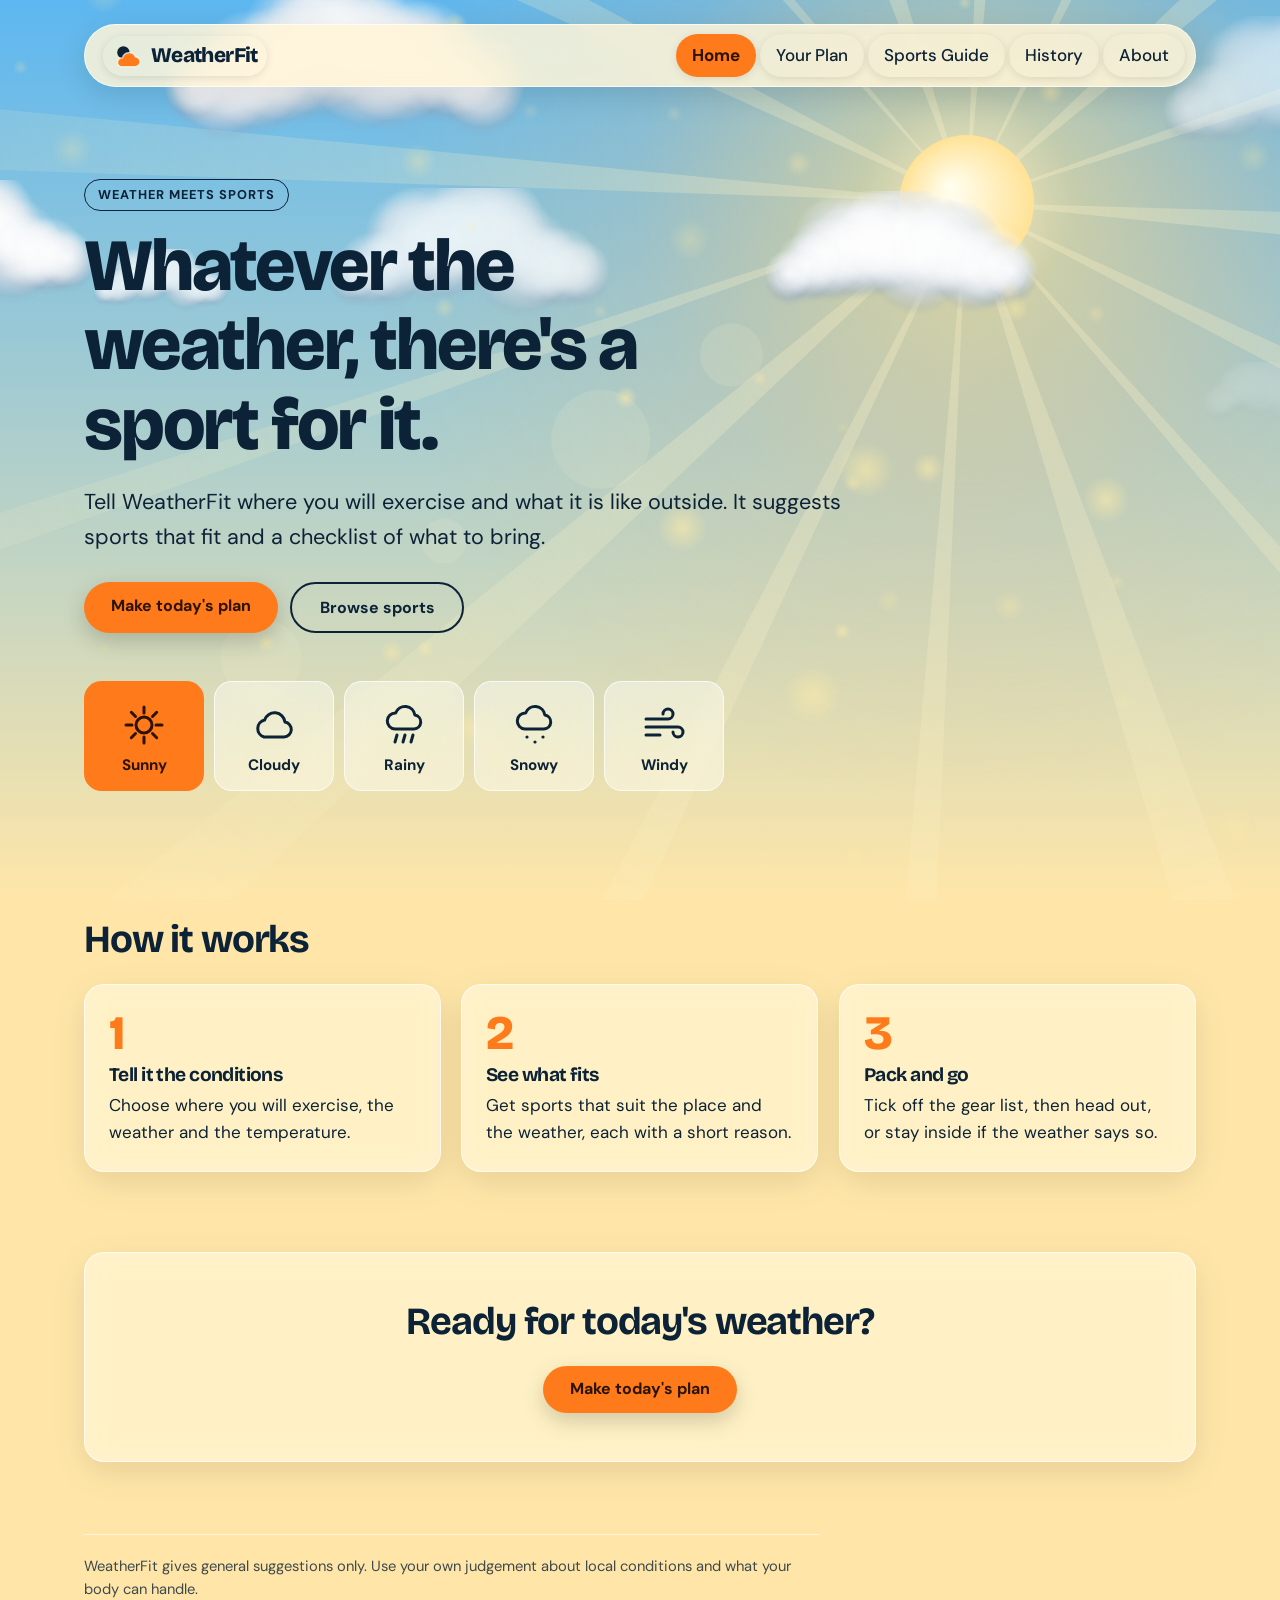
<file: index.html>
<!DOCTYPE html>
<html lang="en">
<head>
  <meta charset="UTF-8">
  <meta name="viewport" content="width=device-width, initial-scale=1.0">
  <title>WeatherFit — Weather meets sports</title>
  <meta name="description" content="Know what to play, when to go and what to bring. Get a sport, a time and a gear list for today's weather.">
  <script>try{var w=localStorage.getItem("weatherfit-weather");if(w)document.documentElement.dataset.weather=w}catch(e){}</script>

  <link rel="icon" type="image/png" sizes="32x32" href="favicon-32.png">
  <link rel="apple-touch-icon" sizes="180x180" href="apple-touch-icon.png">

  <meta property="og:type" content="website">
  <meta property="og:site_name" content="WeatherFit">
  <meta property="og:title" content="WeatherFit — Weather meets sports">
  <meta property="og:description" content="Know what to play, when to go and what to bring. Get a sport, a time and a gear list for today's weather.">
  <meta property="og:url" content="https://lijiaze106.github.io/weatherfit/">
  <meta property="og:image" content="https://lijiaze106.github.io/weatherfit/og-image.jpg">
  <meta property="og:image:width" content="1200">
  <meta property="og:image:height" content="630">
  <meta property="og:image:alt" content="WeatherFit: weather meets sports">
  <meta name="twitter:card" content="summary_large_image">
  <meta name="twitter:title" content="WeatherFit — Weather meets sports">
  <meta name="twitter:description" content="Know what to play, when to go and what to bring. Get a sport, a time and a gear list for today's weather.">
  <meta name="twitter:image" content="https://lijiaze106.github.io/weatherfit/og-image.jpg">

  <link rel="stylesheet" href="styles.css">
  <link rel="stylesheet" href="index.css">
</head>
<body>
  <header id="site-header"></header>

  <main>
    <section class="hero">
      <p class="eyebrow">Weather meets sports</p>
      <h1>Whatever the weather, there's a sport for it.</h1>
      <p class="lead">Tell WeatherFit where you will exercise and what it is like outside. It suggests sports that fit and a checklist of what to bring.</p>

      <div class="hero-actions">
        <a class="btn" href="plan.html">Make today's plan</a>
        <a class="btn ghost" href="sports.html">Browse sports</a>
      </div>

      <div class="picker" role="group" aria-label="Choose a weather">
        <div class="wx-row">
          <button type="button" class="wx tilt" data-weather="sunny" aria-pressed="false"><span class="wx-icon" data-wx-icon="sunny"></span><span class="wx-name">Sunny</span></button>
          <button type="button" class="wx tilt" data-weather="cloudy" aria-pressed="false"><span class="wx-icon" data-wx-icon="cloudy"></span><span class="wx-name">Cloudy</span></button>
          <button type="button" class="wx tilt" data-weather="rainy" aria-pressed="false"><span class="wx-icon" data-wx-icon="rainy"></span><span class="wx-name">Rainy</span></button>
          <button type="button" class="wx tilt" data-weather="snowy" aria-pressed="false"><span class="wx-icon" data-wx-icon="snowy"></span><span class="wx-name">Snowy</span></button>
          <button type="button" class="wx tilt" data-weather="windy" aria-pressed="false"><span class="wx-icon" data-wx-icon="windy"></span><span class="wx-name">Windy</span></button>
        </div>
      </div>
    </section>

    <section class="how" aria-labelledby="how-title">
      <h2 id="how-title">How it works</h2>
      <ol class="steps">
        <li class="panel tilt reveal">
          <span class="step-no">1</span>
          <h3>Tell it the conditions</h3>
          <p>Choose where you will exercise, the weather and the temperature.</p>
        </li>
        <li class="panel tilt reveal">
          <span class="step-no">2</span>
          <h3>See what fits</h3>
          <p>Get sports that suit the place and the weather, each with a short reason.</p>
        </li>
        <li class="panel tilt reveal">
          <span class="step-no">3</span>
          <h3>Pack and go</h3>
          <p>Tick off the gear list, then head out, or stay inside if the weather says so.</p>
        </li>
      </ol>
    </section>

    <section class="closing panel reveal">
      <h2>Ready for today's weather?</h2>
      <a class="btn" href="plan.html">Make today's plan</a>
    </section>
  </main>

  <footer id="site-footer"></footer>

  <script src="nav.js"></script>
  <script src="sky.js"></script>
  <script src="effects.js"></script>
  <script src="index.js"></script>
</body>
</html>
</file>
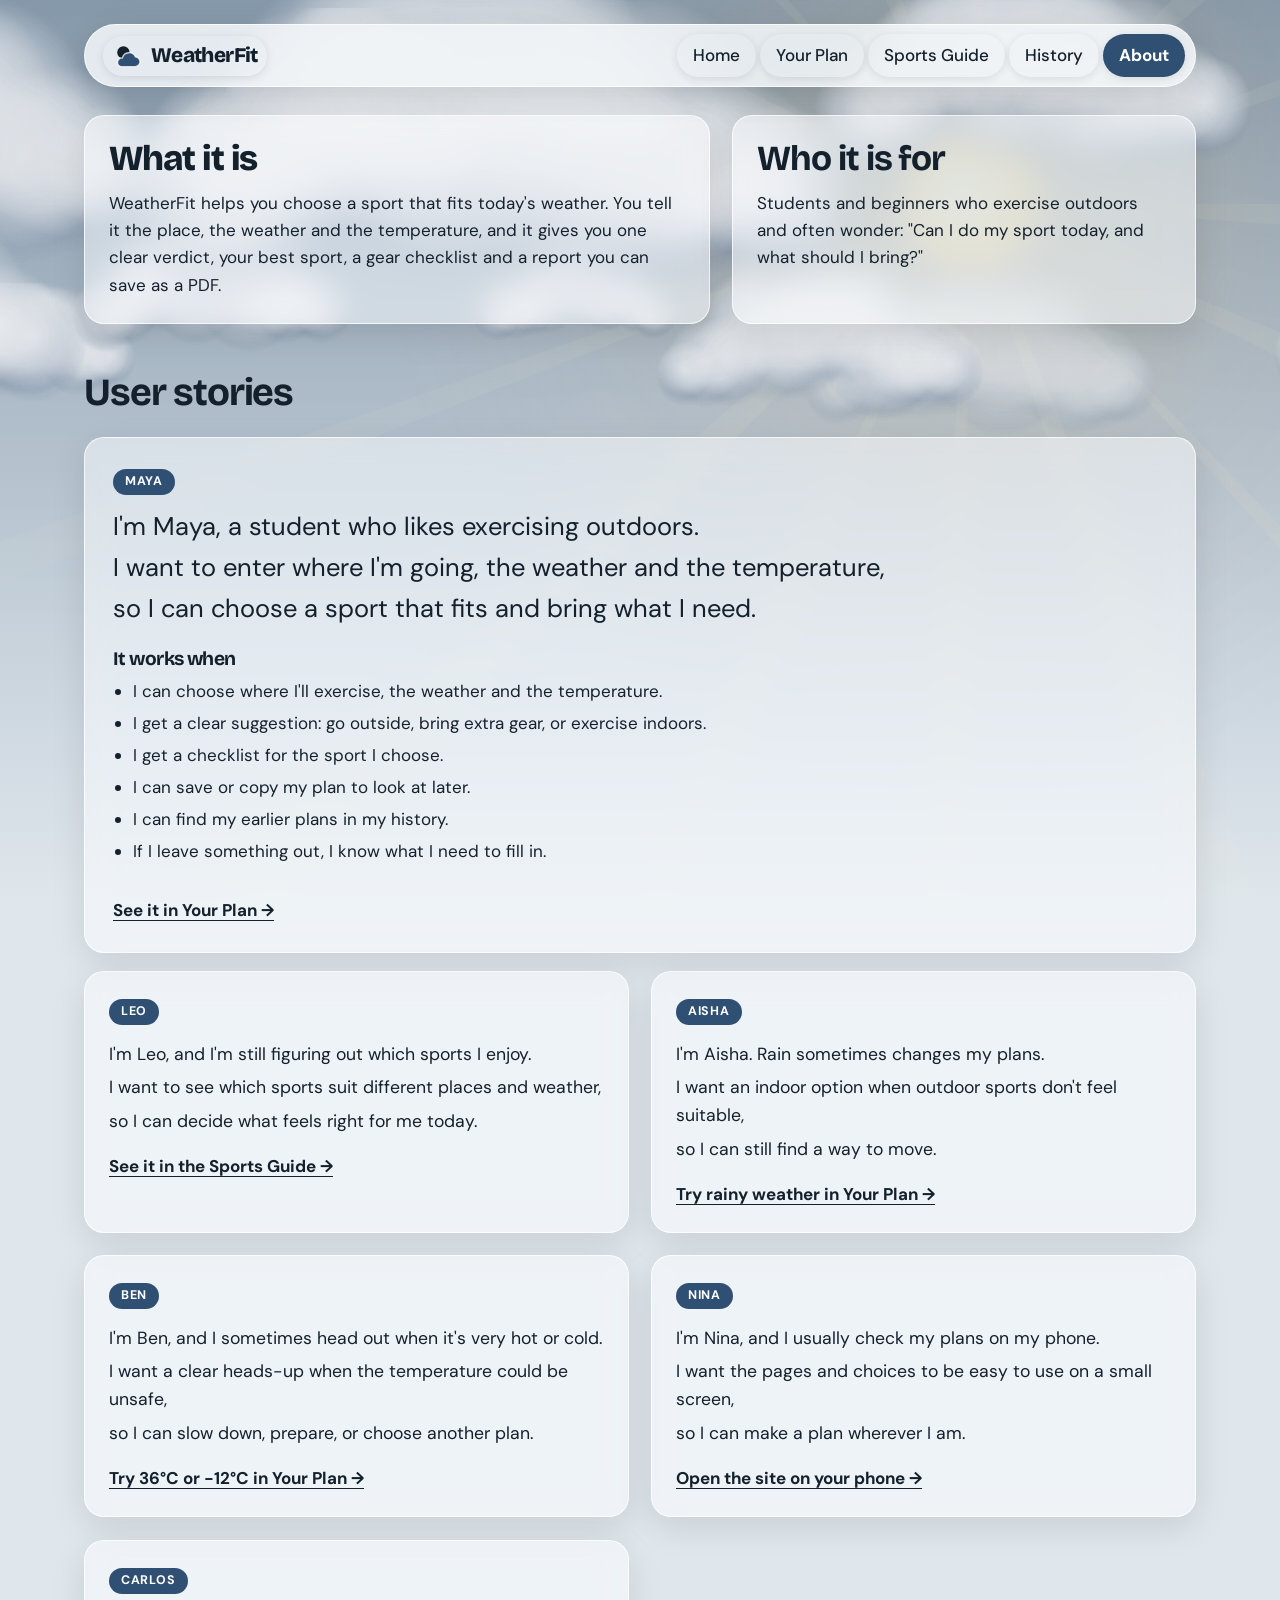
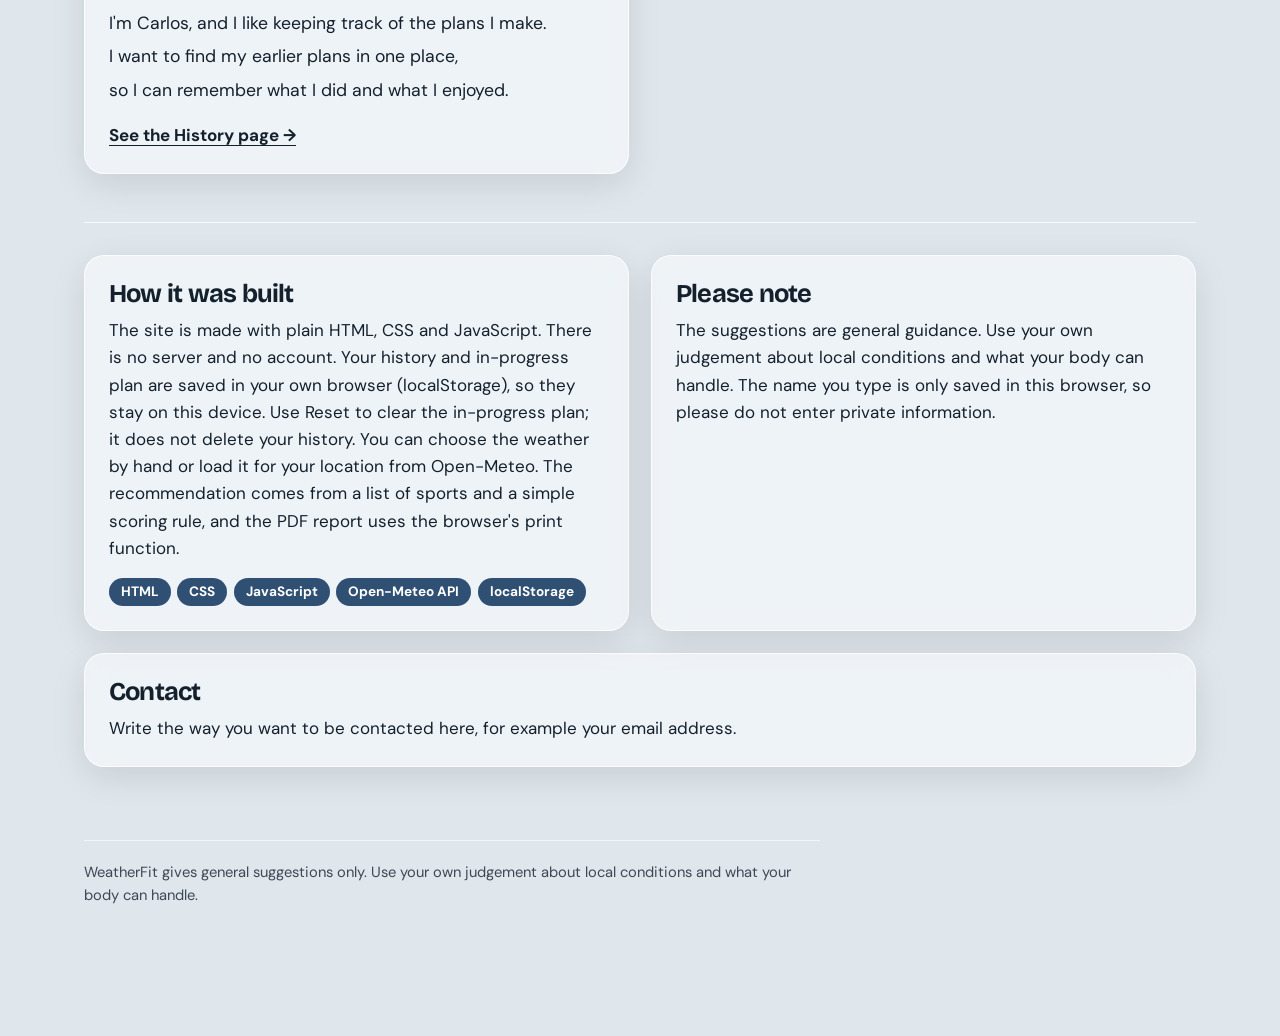
<file: about.html>
<!DOCTYPE html>
<html lang="en">
<head>
  <meta charset="UTF-8">
  <meta name="viewport" content="width=device-width, initial-scale=1.0">
  <title>About – WeatherFit</title>
  <meta name="description" content="What WeatherFit is, who it is for, the user stories behind it and how it was built.">
  <script>try{var w=localStorage.getItem("weatherfit-weather");if(w)document.documentElement.dataset.weather=w}catch(e){}</script>
  <link rel="icon" type="image/png" sizes="32x32" href="favicon-32.png">
    <link rel="apple-touch-icon" sizes="180x180" href="apple-touch-icon.png">

  <link rel="stylesheet" href="styles.css">
  <link rel="stylesheet" href="about.css">
</head>
<body>
  <header id="site-header"></header>

  <main>
    <section class="about-overview" aria-label="WeatherFit overview">
      <section class="panel tilt reveal">
        <h1>What it is</h1>
        <p>WeatherFit helps you choose a sport that fits today's weather. You tell it the place, the weather and the temperature, and it gives you one clear verdict, your best sport, a gear checklist and a report you can save as a PDF.</p>
      </section>

      <section class="panel tilt reveal">
        <h2>Who it is for</h2>
        <p>Students and beginners who exercise outdoors and often wonder: "Can I do my sport today, and what should I bring?"</p>
      </section>
    </section>

    <section class="stories" aria-labelledby="stories-title">
      <div class="stories-heading">
        <h2 id="stories-title">User stories</h2>
      </div>

      <article class="story story-main panel tilt reveal">
        <p class="story-tag">Maya</p>
        <p class="story-line">I'm Maya, a student who likes exercising outdoors.</p>
        <p class="story-line">I want to enter where I'm going, the weather and the temperature,</p>
        <p class="story-line">so I can choose a sport that fits and bring what I need.</p>

        <h3>It works when</h3>
        <ul class="criteria">
          <li>I can choose where I'll exercise, the weather and the temperature.</li>
          <li>I get a clear suggestion: go outside, bring extra gear, or exercise indoors.</li>
          <li>I get a checklist for the sport I choose.</li>
          <li>I can save or copy my plan to look at later.</li>
          <li>I can find my earlier plans in my history.</li>
          <li>If I leave something out, I know what I need to fill in.</li>
        </ul>
        <a class="story-link" href="plan.html">See it in Your Plan <span aria-hidden="true">→</span></a>
      </article>

      <div class="story-grid">
        <article class="story panel tilt reveal">
          <p class="story-tag">Leo</p>
          <p class="story-line">I'm Leo, and I'm still figuring out which sports I enjoy.</p>
          <p class="story-line">I want to see which sports suit different places and weather,</p>
          <p class="story-line">so I can decide what feels right for me today.</p>
          <a class="story-link" href="sports.html">See it in the Sports Guide <span aria-hidden="true">→</span></a>
        </article>

        <article class="story panel tilt reveal">
          <p class="story-tag">Aisha</p>
          <p class="story-line">I'm Aisha. Rain sometimes changes my plans.</p>
          <p class="story-line">I want an indoor option when outdoor sports don't feel suitable,</p>
          <p class="story-line">so I can still find a way to move.</p>
          <a class="story-link" href="plan.html">Try rainy weather in Your Plan <span aria-hidden="true">→</span></a>
        </article>

        <article class="story panel tilt reveal">
          <p class="story-tag">Ben</p>
          <p class="story-line">I'm Ben, and I sometimes head out when it's very hot or cold.</p>
          <p class="story-line">I want a clear heads-up when the temperature could be unsafe,</p>
          <p class="story-line">so I can slow down, prepare, or choose another plan.</p>
          <a class="story-link" href="plan.html">Try 36°C or -12°C in Your Plan <span aria-hidden="true">→</span></a>
        </article>

        <article class="story panel tilt reveal">
          <p class="story-tag">Nina</p>
          <p class="story-line">I'm Nina, and I usually check my plans on my phone.</p>
          <p class="story-line">I want the pages and choices to be easy to use on a small screen,</p>
          <p class="story-line">so I can make a plan wherever I am.</p>
          <a class="story-link" href="index.html">Open the site on your phone <span aria-hidden="true">→</span></a>
        </article>

        <article class="story panel tilt reveal">
          <p class="story-tag">Carlos</p>
          <p class="story-line">I'm Carlos, and I like keeping track of the plans I make.</p>
          <p class="story-line">I want to find my earlier plans in one place,</p>
          <p class="story-line">so I can remember what I did and what I enjoyed.</p>
          <a class="story-link" href="history.html">See the History page <span aria-hidden="true">→</span></a>
        </article>
      </div>
    </section>

    <section class="about-details" aria-label="More about WeatherFit">
      <div class="about-grid">
      <section class="panel tilt reveal">
        <h2>How it was built</h2>
        <p>The site is made with plain HTML, CSS and JavaScript. There is no server and no account. Your history and in-progress plan are saved in your own browser (localStorage), so they stay on this device. Use Reset to clear the in-progress plan; it does not delete your history. You can choose the weather by hand or load it for your location from Open-Meteo. The recommendation comes from a list of sports and a simple scoring rule, and the PDF report uses the browser's print function.</p>
        <p class="tags"><span>HTML</span><span>CSS</span><span>JavaScript</span><span>Open-Meteo API</span><span>localStorage</span></p>
      </section>

      <section class="panel tilt reveal">
        <h2>Please note</h2>
        <p>The suggestions are general guidance. Use your own judgement about local conditions and what your body can handle. The name you type is only saved in this browser, so please do not enter private information.</p>
      </section>

      <section class="panel tilt reveal wide">
        <h2>Contact</h2>
        <p>Write the way you want to be contacted here, for example your email address.</p>
      </section>
      </div>
    </section>
  </main>

  <footer id="site-footer"></footer>

  <script src="nav.js"></script>
  <script src="sky.js"></script>
  <script src="effects.js"></script>
</body>
</html>
</file>
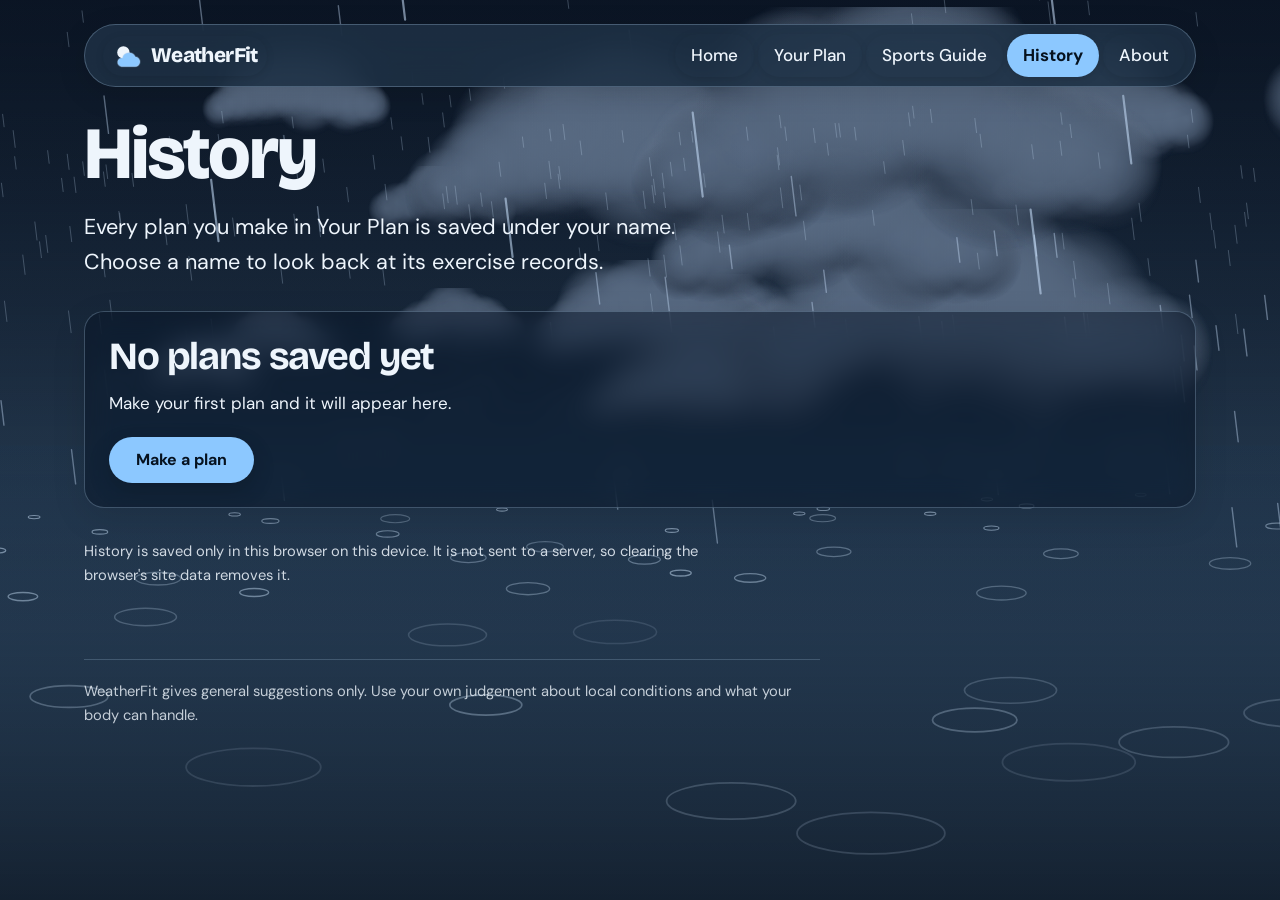
<file: history.html>
<!DOCTYPE html>
<html lang="en">
<head>
  <meta charset="UTF-8">
  <meta name="viewport" content="width=device-width, initial-scale=1.0">
  <title>History – WeatherFit</title>
  <meta name="description" content="Look back at the plans saved under your name: sports, places, weather and how often you exercised.">
  <script>try{var w=localStorage.getItem("weatherfit-weather");if(w)document.documentElement.dataset.weather=w}catch(e){}</script>
  <link rel="icon" type="image/png" sizes="32x32" href="favicon-32.png">
    <link rel="apple-touch-icon" sizes="180x180" href="apple-touch-icon.png">
  <link rel="stylesheet" href="styles.css">
  <link rel="stylesheet" href="history.css">
</head>
<body>
  <header id="site-header"></header>

  <main>
    <h1>History</h1>
    <p class="lead">Every plan you make in Your Plan is saved under your name. Choose a name to look back at its exercise records.</p>

    <div id="history-empty" class="panel empty" hidden>
      <h2>No plans saved yet</h2>
      <p>Make your first plan and it will appear here.</p>
      <a class="btn" href="plan.html">Make a plan</a>
    </div>

    <div id="history-content">
      <section class="panel filter" aria-label="Choose a person">
        <label class="field-label" for="who">Whose history?</label>
        <select id="who" class="text-input"></select>
      </section>

      <ul class="stats" aria-label="Summary">
        <li class="panel"><span class="stat-value" id="stat-count">0</span><span class="stat-label">Plans saved</span></li>
        <li class="panel"><span class="stat-value" id="stat-sport">–</span><span class="stat-label">Most picked sport</span></li>
        <li class="panel"><span class="stat-value" id="stat-last">–</span><span class="stat-label">Latest plan</span></li>
      </ul>

      <h2 class="list-title">Exercise records</h2>
      <ul id="history-list" class="records"></ul>

      <div class="actions">
        <button class="btn ghost" type="button" id="export-csv">Download CSV</button>
        <button class="btn ghost danger" type="button" id="delete-shown">Delete these records</button>
      </div>
      <p id="history-status" class="status" role="status"></p>
    </div>

    <p class="note">History is saved only in this browser on this device. It is not sent to a server, so clearing the browser's site data removes it.</p>
  </main>

  <footer id="site-footer"></footer>

  <script src="nav.js"></script>
  <script src="sky.js"></script>
  <script src="effects.js"></script>
  <script src="data.js"></script>
  <script src="store.js"></script>
  <script src="history.js"></script>
</body>
</html>
</file>
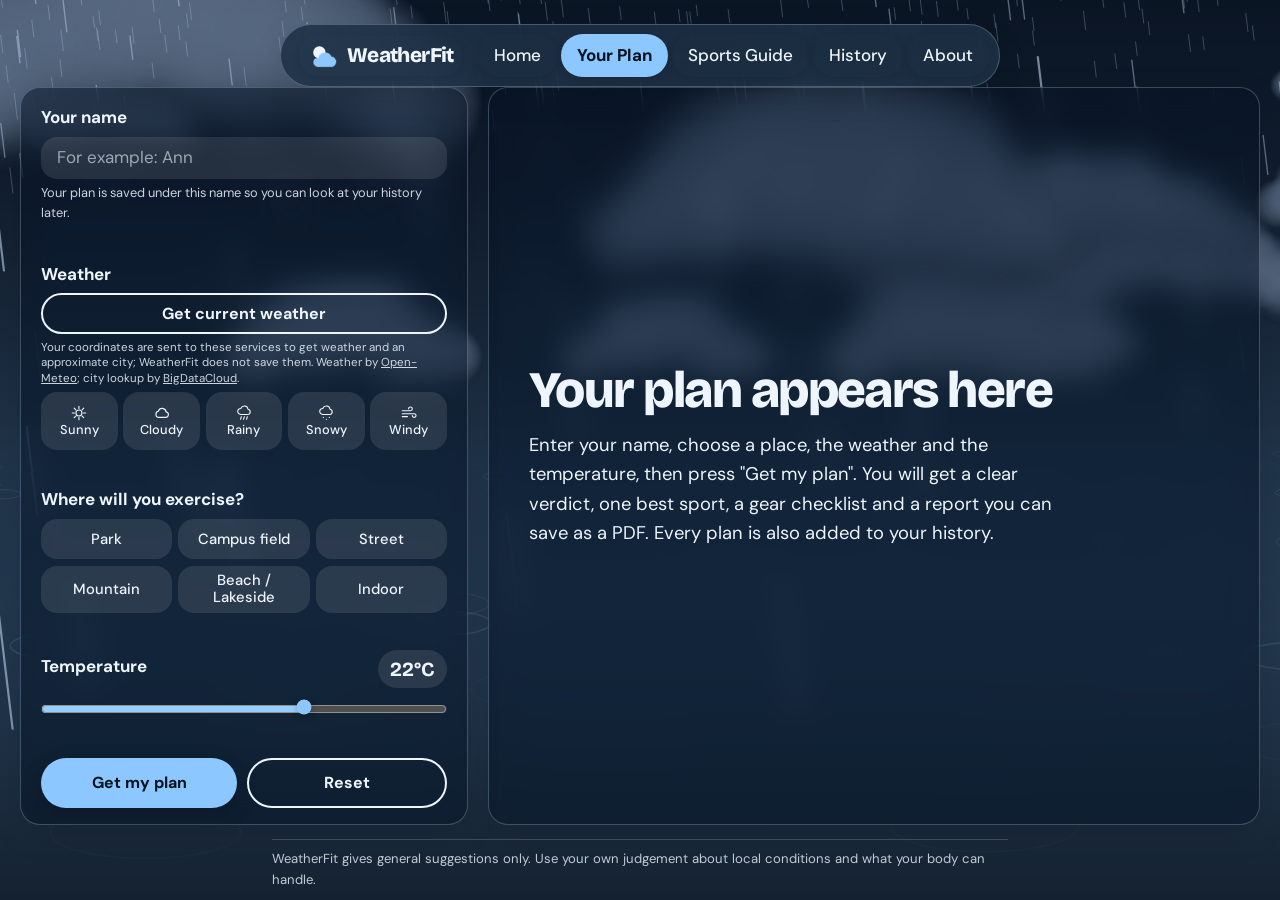
<file: plan.html>
<!DOCTYPE html>
<html lang="en">
<head>
  <meta charset="UTF-8">
  <meta name="viewport" content="width=device-width, initial-scale=1.0">
  <title>Your Plan – WeatherFit</title>
  <meta name="description" content="Choose where you will exercise, the weather and the temperature to get one clear recommendation, a gear checklist and a report you can save.">
  <script>try{var w=localStorage.getItem("weatherfit-weather");if(w)document.documentElement.dataset.weather=w}catch(e){}</script>
  <link rel="icon" type="image/png" sizes="32x32" href="favicon-32.png">
    <link rel="apple-touch-icon" sizes="180x180" href="apple-touch-icon.png">

  <link rel="stylesheet" href="styles.css">
  <link rel="stylesheet" href="plan.css">
</head>
<body class="plan-page">
  <header id="site-header"></header>

  <main>
    <div class="plan-grid">
      <section id="plan-intro" class="panel plan-intro" aria-labelledby="plan-intro-title">
        <h1 id="plan-intro-title">Your plan appears here</h1>
        <p>Enter your name, choose a place, the weather and the temperature, then press "Get my plan". You will get a clear verdict, one best sport, a gear checklist and a report you can save as a PDF. Every plan is also added to your history.</p>
      </section>

      <form id="plan-form" class="panel" novalidate>
        <div class="group name-group" id="name-group">
          <label class="field-label" for="name">Your name</label>
          <input class="text-input" type="text" id="name" name="name" maxlength="30" autocomplete="nickname" placeholder="For example: Ann" aria-describedby="name-hint name-error">
          <p class="hint" id="name-hint">Your plan is saved under this name so you can look at your history later.</p>
          <p class="error" id="name-error" role="alert"></p>
        </div>

        <fieldset id="weather-group" class="group">
          <legend>Weather</legend>
          <button class="btn ghost" id="get-weather" type="button">Get current weather</button>
          <p class="weather-note">Your coordinates are sent to these services to get weather and an approximate city; WeatherFit does not save them. Weather by <a href="https://open-meteo.com/" target="_blank" rel="noopener noreferrer">Open-Meteo</a>; city lookup by <a href="https://www.bigdatacloud.com/" target="_blank" rel="noopener noreferrer">BigDataCloud</a>.</p>
          <p id="weather-city" class="weather-city" hidden></p>
          <p id="weather-status" role="status"></p>
          <div class="choices">
            <label class="choice"><input type="radio" name="weather" value="sunny"><span><i class="wx-icon" data-wx-icon="sunny"></i>Sunny</span></label>
            <label class="choice"><input type="radio" name="weather" value="cloudy"><span><i class="wx-icon" data-wx-icon="cloudy"></i>Cloudy</span></label>
            <label class="choice"><input type="radio" name="weather" value="rainy"><span><i class="wx-icon" data-wx-icon="rainy"></i>Rainy</span></label>
            <label class="choice"><input type="radio" name="weather" value="snowy"><span><i class="wx-icon" data-wx-icon="snowy"></i>Snowy</span></label>
            <label class="choice"><input type="radio" name="weather" value="windy"><span><i class="wx-icon" data-wx-icon="windy"></i>Windy</span></label>
          </div>
          <p class="error" id="weather-error" role="alert"></p>
        </fieldset>

        <fieldset id="place-group" class="group">
          <legend>Where will you exercise?</legend>
          <div class="choices">
            <label class="choice"><input type="radio" name="place" value="park"><span>Park</span></label>
            <label class="choice"><input type="radio" name="place" value="campus"><span>Campus field</span></label>
            <label class="choice"><input type="radio" name="place" value="street"><span>Street</span></label>
            <label class="choice"><input type="radio" name="place" value="mountain"><span>Mountain</span></label>
            <label class="choice"><input type="radio" name="place" value="lake"><span>Beach / Lakeside</span></label>
            <label class="choice"><input type="radio" name="place" value="indoor"><span>Indoor</span></label>
          </div>
          <p class="error" id="place-error" role="alert"></p>
        </fieldset>

        <div class="group temp-group" id="temp-group">
          <div class="temp-row">
            <label class="field-label" for="temp">Temperature</label>
            <output class="temp-value" id="temp-value" for="temp">22°C</output>
          </div>
          <input type="range" id="temp" name="temp" min="-50" max="60" step="1" value="22" aria-describedby="temp-error">
          <p class="error" id="temp-error" role="alert"></p>
        </div>

        <div class="form-actions">
          <button class="btn" type="submit">Get my plan</button>
          <button class="btn ghost" type="button" id="reset-plan">Reset</button>
        </div>
        <p id="draft-status" class="save-status" role="status"></p>
      </form>

      <section id="plan-result" class="panel result-grid" aria-live="polite" hidden>
        <p class="print-only report-head">WeatherFit report · <span id="report-name"></span> · <span id="report-date"></span></p>

        <div class="res-head">
          <h2 id="result-title">Your plan</h2>
          <div id="result-summary" class="pills"></div>
        </div>

        <div class="res-verdict">
          <div id="verdict" class="verdict" data-level="">
            <p class="verdict-label" id="verdict-label"></p>
            <p class="verdict-text" id="verdict-text"></p>
          </div>
          <p id="result-warning" class="warning" hidden></p>
        </div>

        <div class="res-best">
          <h3>Your best pick</h3>
          <div id="best-pick" class="best-pick">
            <div class="sport-head">
              <strong id="best-name"></strong>
              <span class="badge" id="best-badge"></span>
            </div>
            <div class="score">
              <span id="best-score-text"></span>
              <span class="meter" aria-hidden="true"><span id="best-meter"></span></span>
            </div>
            <ul id="best-why" class="why"></ul>
            <p id="best-note" class="tip"></p>
          </div>
        </div>

        <div class="res-other">
          <h3>Other options</h3>
          <ul id="sports-result" class="sports-list"></ul>
        </div>

        <div class="res-gear">
          <h3>Gear checklist for your best pick</h3>
          <ul id="gear-result" class="checklist"></ul>
        </div>

        <div class="res-actions no-print">
          <div class="actions">
            <button class="btn" type="button" id="save-pdf">Save as PDF</button>
            <button class="btn ghost" type="button" id="copy-plan">Copy summary</button>
            <button class="btn ghost" type="button" id="start-over">Start over</button>
          </div>
          <p id="save-status" class="save-status"></p>
          <p id="action-status" class="action-status" role="status"></p>
        </div>
      </section>
    </div>
  </main>

  <footer id="site-footer"></footer>

  <dialog id="missing-dialog" class="missing-dialog" aria-labelledby="missing-title">
    <div class="missing-head">
      <span class="missing-icon" aria-hidden="true">!</span>
      <h2 id="missing-title">Your plan is not ready yet</h2>
    </div>
    <p class="missing-lead">Please fill in the following before getting your plan:</p>
    <ul id="missing-list" class="missing-list"></ul>
    <button class="btn" type="button" id="missing-ok">OK, I'll fill it in</button>
  </dialog>

  <script src="nav.js"></script>
  <script src="sky.js"></script>
  <script src="effects.js"></script>
  <script src="data.js"></script>
  <script src="store.js"></script>
  <script src="plan.js"></script>
</body>
</html>
</file>
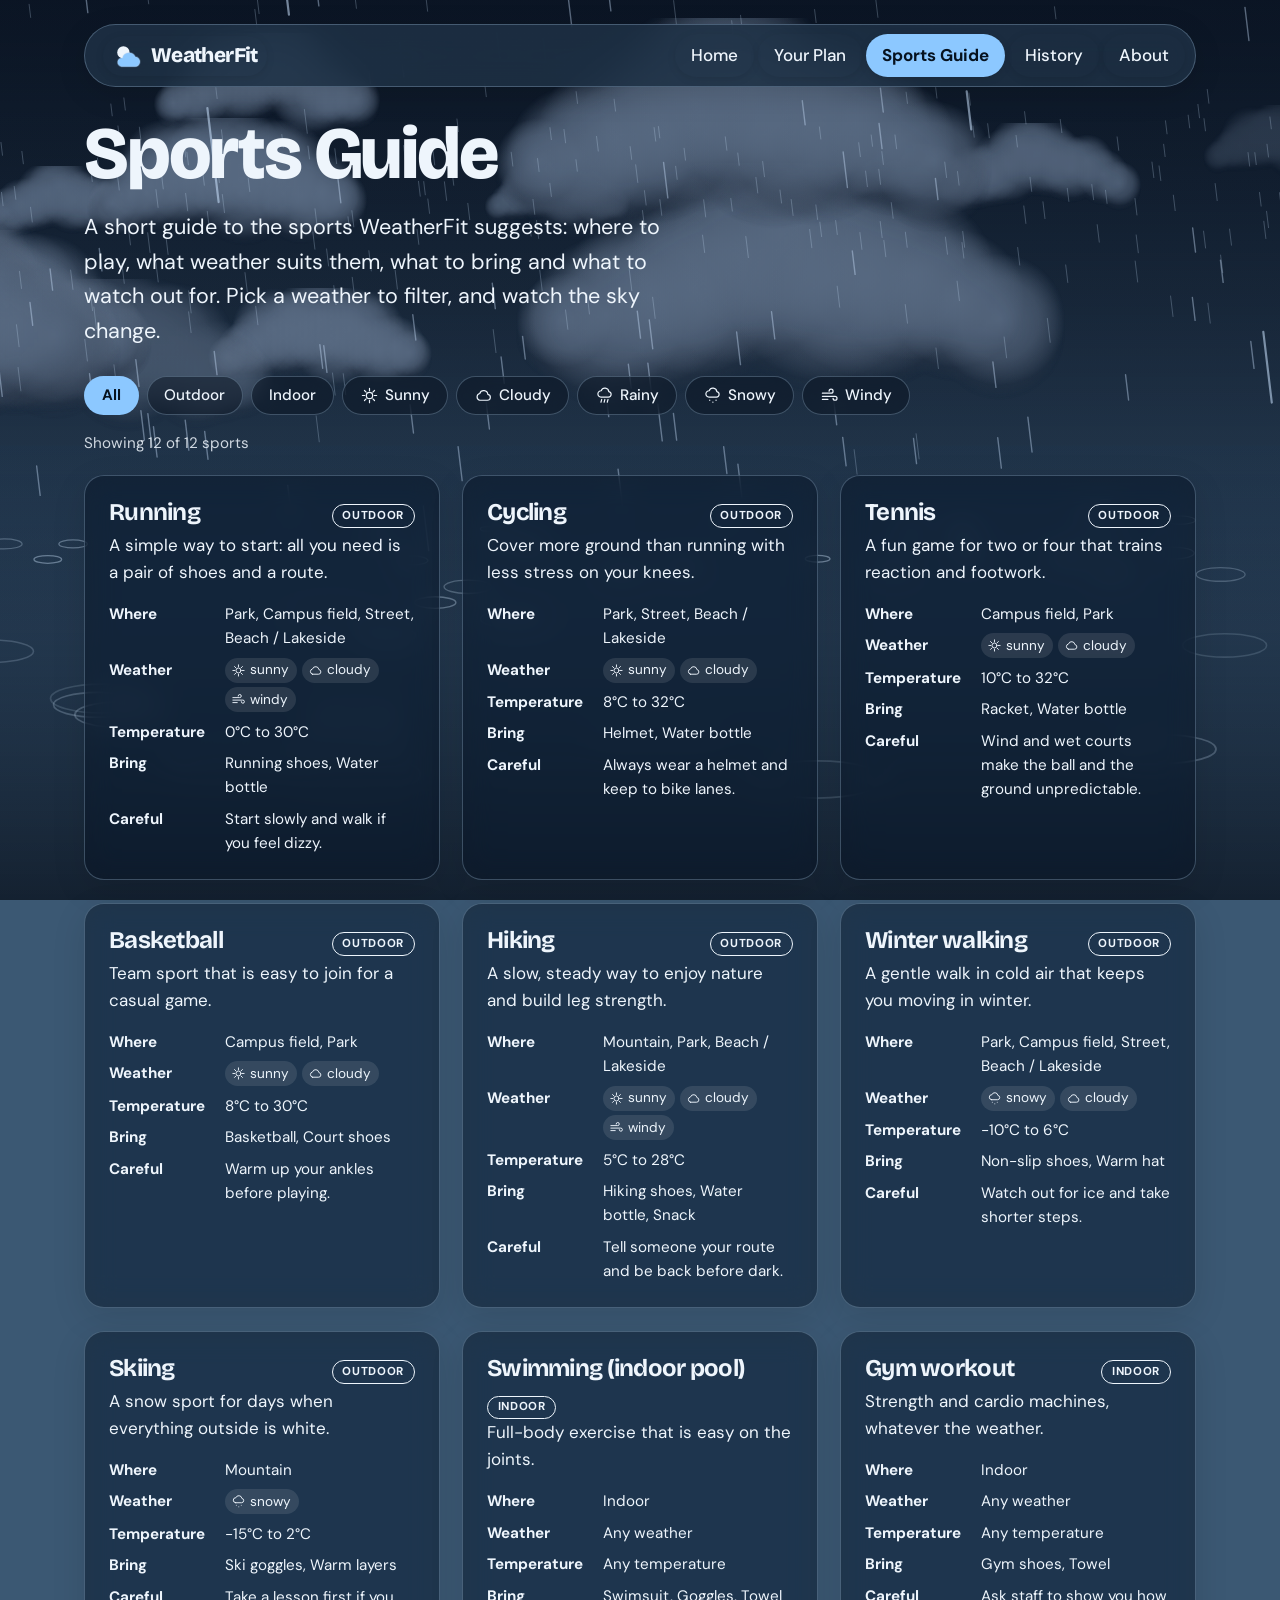
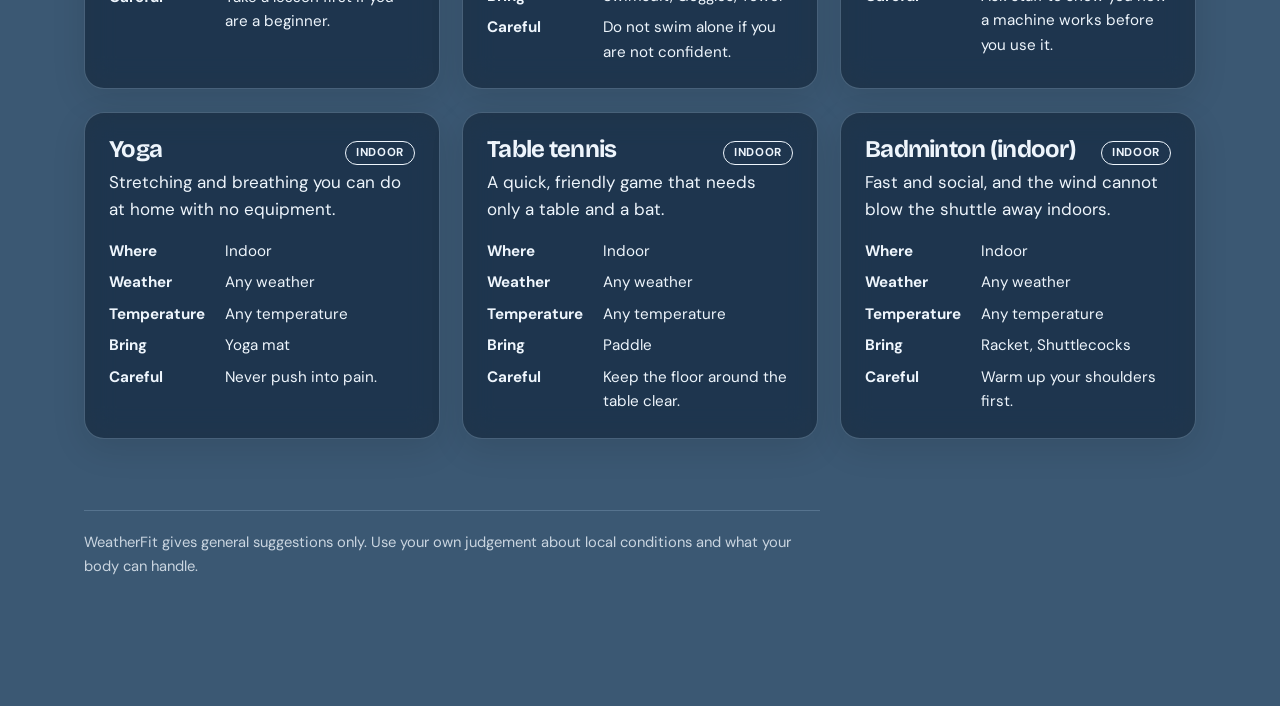
<file: sports.html>
<!DOCTYPE html>
<html lang="en">
<head>
  <meta charset="UTF-8">
  <meta name="viewport" content="width=device-width, initial-scale=1.0">
  <title>Sports Guide – WeatherFit</title>
  <meta name="description" content="Short notes on sports for every kind of weather: where, when, what to bring and what to watch for.">
  <script>try{var w=localStorage.getItem("weatherfit-weather");if(w)document.documentElement.dataset.weather=w}catch(e){}</script>
  <link rel="icon" type="image/png" sizes="32x32" href="favicon-32.png">
    <link rel="apple-touch-icon" sizes="180x180" href="apple-touch-icon.png">

  <link rel="stylesheet" href="styles.css">
  <link rel="stylesheet" href="sports.css">
</head>
<body>
  <header id="site-header"></header>

  <main>
    <h1>Sports Guide</h1>
    <p class="lead">A short guide to the sports WeatherFit suggests: where to play, what weather suits them, what to bring and what to watch out for. Pick a weather to filter, and watch the sky change.</p>

    <div class="filters" id="sports-filters" role="group" aria-label="Filter sports">
      <button type="button" class="filter is-active" data-filter="all" aria-pressed="true">All</button>
      <button type="button" class="filter" data-filter="outdoor" aria-pressed="false">Outdoor</button>
      <button type="button" class="filter" data-filter="indoor" aria-pressed="false">Indoor</button>
      <button type="button" class="filter" data-filter="sunny" aria-pressed="false"><i class="wx-icon" data-wx-icon="sunny"></i>Sunny</button>
      <button type="button" class="filter" data-filter="cloudy" aria-pressed="false"><i class="wx-icon" data-wx-icon="cloudy"></i>Cloudy</button>
      <button type="button" class="filter" data-filter="rainy" aria-pressed="false"><i class="wx-icon" data-wx-icon="rainy"></i>Rainy</button>
      <button type="button" class="filter" data-filter="snowy" aria-pressed="false"><i class="wx-icon" data-wx-icon="snowy"></i>Snowy</button>
      <button type="button" class="filter" data-filter="windy" aria-pressed="false"><i class="wx-icon" data-wx-icon="windy"></i>Windy</button>
    </div>
    <p class="count" id="sports-count" aria-live="polite"></p>

    <div id="sports-guide" class="sports-grid"></div>
    <noscript><p>This page needs JavaScript to show the sports list.</p></noscript>
  </main>

  <footer id="site-footer"></footer>

  <script src="nav.js"></script>
  <script src="sky.js"></script>
  <script src="data.js"></script>
  <script src="sports.js"></script>
  <script src="effects.js"></script>
</body>
</html>
</file>
<file: styles.css>
/* WeatherFit - shared styles for every page.
   The whole page changes colour with the weather: sky.js sets <html data-weather="...">
   and the variables below change with it. */

@import url("https://fonts.googleapis.com/css2?family=Bricolage+Grotesque:wght@600;700;800&family=DM+Sans:wght@400;500;700&display=swap");

/* Registering the colours lets the browser fade smoothly from one weather to the next */
@property --sky-top    { syntax: "<color>"; inherits: true; initial-value: #5db7f0; }
@property --sky-bottom { syntax: "<color>"; inherits: true; initial-value: #ffe6a8; }
@property --ink        { syntax: "<color>"; inherits: true; initial-value: #0c2236; }
@property --panel      { syntax: "<color>"; inherits: true; initial-value: rgba(255, 255, 255, 0.46); }
@property --panel-line { syntax: "<color>"; inherits: true; initial-value: rgba(255, 255, 255, 0.7); }
@property --field      { syntax: "<color>"; inherits: true; initial-value: rgba(255, 255, 255, 0.7); }
@property --accent     { syntax: "<color>"; inherits: true; initial-value: #ff7a1a; }
@property --accent-ink { syntax: "<color>"; inherits: true; initial-value: #2b1300; }

:root {
  --sky-top: #5db7f0;
  --sky-bottom: #ffe6a8;
  --ink: #0c2236;
  --panel: rgba(255, 255, 255, 0.46);
  --panel-line: rgba(255, 255, 255, 0.7);
  --field: rgba(255, 255, 255, 0.7);
  --accent: #ff7a1a;
  --accent-ink: #2b1300;

  --display: "Bricolage Grotesque", "Segoe UI", system-ui, sans-serif;
  --text: "DM Sans", system-ui, -apple-system, "Segoe UI", sans-serif;
  --radius: 1.25rem;
}

html[data-weather="cloudy"] {
  --sky-top: #8fa3b5; --sky-bottom: #dfe6ec; --ink: #14212d;
  --panel: rgba(255, 255, 255, 0.5); --panel-line: rgba(255, 255, 255, 0.75); --field: rgba(255, 255, 255, 0.72);
  --accent: #2f4f73; --accent-ink: #ffffff;
}
html[data-weather="rainy"] {
  --sky-top: #101d2e; --sky-bottom: #3b5873; --ink: #eef5fc;
  --panel: rgba(8, 18, 32, 0.5); --panel-line: rgba(180, 210, 240, 0.28); --field: rgba(255, 255, 255, 0.1);
  --accent: #8cc8ff; --accent-ink: #06121f;
}
html[data-weather="snowy"] {
  --sky-top: #a3bad1; --sky-bottom: #e2ecf5; --ink: #12263a;
  --panel: rgba(255, 255, 255, 0.6); --panel-line: rgba(255, 255, 255, 0.9); --field: rgba(255, 255, 255, 0.8);
  --accent: #2b6cb0; --accent-ink: #ffffff;
}
html[data-weather="windy"] {
  --sky-top: #3f9d8a; --sky-bottom: #cfeee0; --ink: #082a22;
  --panel: rgba(255, 255, 255, 0.42); --panel-line: rgba(255, 255, 255, 0.7); --field: rgba(255, 255, 255, 0.7);
  --accent: #0b6b57; --accent-ink: #ffffff;
}

* { box-sizing: border-box; }

html {
  transition: --sky-top .9s ease, --sky-bottom .9s ease, --ink .9s ease, --panel .9s ease,
              --panel-line .9s ease, --field .9s ease, --accent .9s ease, --accent-ink .9s ease;
  background: var(--sky-bottom) linear-gradient(180deg, var(--sky-top), var(--sky-bottom)) fixed;
  color: var(--ink);
  scroll-behavior: smooth;
  scroll-padding-top: 6.5rem;     /* keeps focused items from hiding under the sticky menu */
}

body {
  margin: 0;
  min-height: 100vh;
  font-family: var(--text);
  font-size: 1.0625rem;
  line-height: 1.6;
  padding-bottom: 6rem;          /* room for the bottom bar on phones */
}

/* the weather canvas sits behind everything */
#sky {
  position: fixed;
  inset: 0;
  z-index: -1;
  pointer-events: none;
}

h1, h2, h3 {
  font-family: var(--display);
  line-height: 1.08;
  letter-spacing: -0.03em;
  margin: 0;
}
h1 { font-size: clamp(2.4rem, 7vw, 4.6rem); font-weight: 800; margin-bottom: 1rem; }
h2 { font-size: clamp(1.6rem, 4vw, 2.4rem); font-weight: 700; }
h3 { font-size: 1.2rem; font-weight: 700; }
p { margin: 0 0 1rem; }
a { color: inherit; }

:focus-visible { outline: 3px solid currentColor; outline-offset: 3px; }

main, #site-header, #site-footer {
  max-width: 72rem;
  margin-inline: auto;
  padding-inline: 1.25rem;
}
main { padding-block: 2.5rem 3rem; }

.sr-only {
  position: absolute; width: 1px; height: 1px; overflow: hidden;
  clip: rect(0 0 0 0); white-space: nowrap;
}

.eyebrow {
  display: inline-block;
  margin-bottom: 1rem;
  padding: .3rem .8rem;
  border: 1.5px solid currentColor;
  border-radius: 999px;
  font-size: .8rem;
  font-weight: 700;
  letter-spacing: .08em;
  text-transform: uppercase;
}
.lead { font-size: clamp(1.1rem, 2.4vw, 1.35rem); max-width: 38rem; }

/* ---------- Navigation ---------- */
#site-header { position: sticky; top: .75rem; z-index: 20; padding-top: .75rem; }

.site-nav {
  display: flex;
  align-items: center;
  justify-content: space-between;
  gap: 1rem;
  padding: .55rem .6rem .55rem 1.1rem;
  /* the panel colour over a solid base, so page content never shows through the menu */
  background: linear-gradient(var(--panel), var(--panel)),
              color-mix(in srgb, var(--sky-bottom) 75%, transparent);
  border: 1px solid var(--panel-line);
  border-radius: 999px;
  backdrop-filter: blur(16px) saturate(1.4);
  -webkit-backdrop-filter: blur(16px) saturate(1.4);
  box-shadow: 0 8px 30px rgba(0, 0, 0, .12);
}
.logo {
  display: inline-flex;
  align-items: center;
  gap: .55rem;
  padding: .2rem .55rem;
  border-radius: 999px;
  font-family: var(--display);
  font-weight: 800;
  font-size: 1.3rem;
  letter-spacing: -0.03em;
  text-decoration: none;
  box-shadow: 0 2px 8px rgba(0, 0, 0, .1);
  transition: box-shadow .2s ease;
}
.logo .mark { width: 1.9rem; height: 1.9rem; }
.links { display: flex; gap: .25rem; margin: 0; padding: 0; list-style: none; }
.links a {
  display: block;
  padding: .5rem 1rem;
  border-radius: 999px;
  font-weight: 500;
  text-decoration: none;
  box-shadow: 0 2px 8px rgba(0, 0, 0, .1);
  transition: background-color .2s ease, box-shadow .2s ease;
}
.links a:hover { background: var(--panel-line); }
.links a[aria-current="page"] { background: var(--accent); color: var(--accent-ink); font-weight: 700; }
.links a:hover, .links a:focus-visible, .links a:active {
  border-radius: 999px;
  box-shadow: 0 0 0 1px color-mix(in srgb, currentColor 55%, transparent),
              0 4px 14px rgba(0, 0, 0, .16),
              inset 0 2px 8px rgba(0, 0, 0, .14);
}
.logo:hover, .logo:focus-visible, .logo:active {
  outline: none;
  box-shadow: 0 0 0 1px color-mix(in srgb, currentColor 55%, transparent),
              0 4px 14px rgba(0, 0, 0, .16),
              inset 0 2px 8px rgba(0, 0, 0, .14);
}
.links a:focus-visible, .links a:active, .logo:focus-visible, .logo:active {
  transform: translateY(2px) scale(.96);
}

/* ---------- Glass panels, buttons ---------- */
.panel {
  background: var(--panel);
  border: 1px solid var(--panel-line);
  border-radius: var(--radius);
  padding: 1.5rem;
  backdrop-filter: blur(14px) saturate(1.3);
  -webkit-backdrop-filter: blur(14px) saturate(1.3);
  box-shadow: 0 10px 34px rgba(0, 0, 0, .1);
}

.btn {
  display: inline-block;
  padding: .95rem 1.7rem;
  border: 0;
  border-radius: 999px;
  background: var(--accent);
  color: var(--accent-ink);
  font: 700 1rem/1 var(--text);
  text-decoration: none;
  cursor: pointer;
  box-shadow: 0 8px 22px rgba(0, 0, 0, .18);
  transition: transform .2s ease, box-shadow .2s ease;
}
.btn:hover { transform: translateY(-3px); box-shadow: 0 14px 28px rgba(0, 0, 0, .22); }
.btn.ghost {
  background: transparent;
  color: inherit;
  border: 2px solid currentColor;
  box-shadow: none;
}

/* ---------- 3D tilt and glare (effects.js) ---------- */
.tilt {
  position: relative;
  transform-style: preserve-3d;
  transition: transform .18s ease-out, box-shadow .2s ease;
  will-change: transform;
}
.tilt::after {
  content: "";
  position: absolute;
  inset: 0;
  border-radius: inherit;
  background: radial-gradient(circle at var(--mx, 50%) var(--my, 0%), rgba(255, 255, 255, .35), transparent 55%);
  opacity: 0;
  pointer-events: none;
  transition: opacity .2s ease;
}
.tilt.is-tilting::after { opacity: 1; }
.tilt.is-tilting { box-shadow: 0 22px 44px rgba(0, 0, 0, .22); }
.site-nav .links a.is-tilting {
  box-shadow: 0 0 0 1px color-mix(in srgb, currentColor 55%, transparent),
              0 4px 14px rgba(0, 0, 0, .16),
              inset 0 2px 8px rgba(0, 0, 0, .14);
}
.site-nav .logo.is-tilting {
  outline: none;
  box-shadow: 0 0 0 1px color-mix(in srgb, currentColor 55%, transparent),
              0 4px 14px rgba(0, 0, 0, .16),
              inset 0 2px 8px rgba(0, 0, 0, .14);
}

/* ---------- Scroll reveal (effects.js) ---------- */
.js-reveal .reveal { opacity: 0; transform: translateY(26px); transition: opacity .7s ease, transform .7s ease; }
.js-reveal .reveal.in { opacity: 1; transform: none; }

/* ---------- Weather icons ---------- */
.wx-icon { display: inline-block; width: 1.6em; height: 1.6em; vertical-align: middle; }
.wx-icon svg { display: block; width: 100%; height: 100%; }

/* ---------- Forms (used on Your Plan) ---------- */
fieldset { border: 0; margin: 0; padding: 0; min-width: 0; }
legend, label.field-label { display: block; padding: 0; margin-bottom: .6rem; font-weight: 700; }

.choices { display: grid; grid-template-columns: repeat(auto-fill, minmax(7.5rem, 1fr)); gap: .5rem; }
.choice { position: relative; display: flex; }
.choice input { position: absolute; inset: 0; width: 100%; height: 100%; margin: 0; opacity: 0; cursor: pointer; }
.choice span {
  flex: 1;
  display: flex;
  align-items: center;
  justify-content: center;
  gap: .45rem;
  min-height: 3rem;
  padding: .55rem .8rem;
  background: var(--field);
  border: 2px solid transparent;
  border-radius: 1rem;
  font-weight: 500;
  text-align: center;
  transition: background-color .2s ease, transform .2s ease, border-color .2s ease;
}
.choice:hover span { transform: translateY(-2px); border-color: var(--panel-line); }
.choice input:checked + span { background: var(--accent); color: var(--accent-ink); font-weight: 700; }
.choice input:focus-visible + span { outline: 3px solid currentColor; outline-offset: 3px; }
.choice .wx-icon { width: 1.4em; height: 1.4em; }

.error { min-height: 1.3em; margin: .4rem 0 0; font-size: .95rem; font-weight: 700; color: #b3261e; }
html[data-weather="rainy"] .error { color: #ffb4ab; }

/* ---------- Footer ---------- */
#site-footer { padding-block: 1.5rem 2rem; }
#site-footer p {
  max-width: 46rem;
  margin: 0;
  padding-top: 1.25rem;
  border-top: 1px solid var(--panel-line);
  font-size: .92rem;
  opacity: .8;
}

/* ---------- Phones: logo on top, the four links in a bar at the bottom ---------- */
@media (max-width: 47.99rem) {
  /* on phones the top bar scrolls away; the links live in the bottom bar */
  #site-header { position: static; }

  /* no blur on the nav itself: a blurred parent would stop the bottom bar from staying fixed */
  .site-nav {
    padding: .5rem 1rem;
    backdrop-filter: none;
    -webkit-backdrop-filter: none;
  }

  .links {
    position: fixed;
    z-index: 30;
    left: .75rem;
    right: .75rem;
    bottom: .75rem;
    padding: .35rem;
    background: var(--panel);
    border: 1px solid var(--panel-line);
    border-radius: 1.3rem;
    backdrop-filter: blur(18px) saturate(1.4);
    -webkit-backdrop-filter: blur(18px) saturate(1.4);
    box-shadow: 0 10px 30px rgba(0, 0, 0, .25);
  }
  .links li { flex: 1; }
  .links a { padding: .8rem .25rem; text-align: center; font-size: .82rem; border-radius: 1rem; }
}

@media (prefers-reduced-motion: reduce) {
  html { scroll-behavior: auto; transition: none; }
  .tilt, .btn, .choice span, .links a { transition: none; }
  .js-reveal .reveal { opacity: 1; transform: none; transition: none; }
}
</file>
<file: index.css>
/* Home page only */

.hero {
  display: flex;
  flex-direction: column;
  align-items: flex-start;
  justify-content: center;
  min-height: calc(100vh - 9rem);
  padding-block: 2rem 3rem;
}
.hero h1 { max-width: 15ch; margin-bottom: 1.25rem; }
.hero .lead { max-width: 48rem; }
.hero-actions { display: flex; flex-wrap: wrap; gap: .75rem; margin-top: .75rem; }

/* ---------- The weather picker ---------- */
.picker { width: 100%; max-width: 40rem; margin-top: 3rem; }
.picker-title { margin-bottom: .75rem; font-weight: 700; font-size: .95rem; }
.picker-mood { display: block; margin-top: .15rem; font-weight: 400; opacity: .85; min-height: 1.6em; }

.wx-row { display: grid; grid-template-columns: repeat(5, 1fr); gap: .6rem; }

.wx {
  display: flex;
  flex-direction: column;
  align-items: center;
  gap: .4rem;
  padding: .9rem .25rem .75rem;
  background: var(--panel);
  color: inherit;
  border: 1px solid var(--panel-line);
  border-radius: 1.1rem;
  font: 700 .85rem/1.2 var(--text);
  cursor: pointer;
  backdrop-filter: blur(14px) saturate(1.3);
  -webkit-backdrop-filter: blur(14px) saturate(1.3);
}
.wx .wx-icon { width: 2.4rem; height: 2.4rem; transition: transform .35s cubic-bezier(.3, 1.6, .5, 1); }
.wx:hover .wx-icon, .wx:focus-visible .wx-icon { transform: scale(1.2) rotate(-6deg); }
.wx.is-active { background: var(--accent); color: var(--accent-ink); border-color: transparent; }

/* ---------- How it works ---------- */
.how { padding-block: 3rem 2rem; }
.steps { display: grid; gap: 1rem; margin: 1.5rem 0 0; padding: 0; list-style: none; }
.step-no {
  display: block;
  margin-bottom: .5rem;
  font: 800 3rem/1 var(--display);
  color: var(--accent);
}
.steps h3 { margin-bottom: .4rem; }
.steps p { margin: 0; }

.closing { margin-top: 3rem; text-align: center; padding: 3rem 1.5rem; }
.closing h2 { margin-bottom: 1.5rem; }

@media (max-width: 47.99rem) {
  /* leave room above the bottom bar so the weather buttons are not covered */
  .hero { min-height: 0; padding-block: .5rem 3rem; }
  .hero h1 { font-size: 2.3rem; }
  .picker { margin-top: 1.75rem; }
}

@media (min-width: 48rem) {
  .steps { grid-template-columns: repeat(3, 1fr); gap: 1.25rem; }
  .wx { padding-block: 1.2rem 1rem; font-size: .95rem; }
  .wx .wx-icon { width: 3rem; height: 3rem; }
}
</file>
<file: about.css>
/* About page only */

/* ---------- Overview ---------- */
.about-overview {
  display: grid;
  gap: 1.1rem;
  align-items: stretch;
}
.about-overview .panel { height: 100%; }
.about-overview h1, .about-overview h2 {
  margin-bottom: .75rem;
  font-size: clamp(1.6rem, 3.5vw, 2.2rem);
}
.about-overview p { max-width: 42rem; margin-bottom: 0; }

/* ---------- User stories ---------- */
.stories { margin-top: 3rem; }
.stories-heading {
  display: flex;
  align-items: center;
  margin-bottom: 1.5rem;
}

.story-tag {
  display: inline-block;
  margin: 0 0 .9rem;
  padding: .2rem .75rem;
  background: var(--accent);
  color: var(--accent-ink);
  border-radius: 999px;
  font-size: .78rem;
  font-weight: 700;
  letter-spacing: .06em;
  text-transform: uppercase;
}

.story-line { margin: 0 0 .35rem; font-size: 1.1rem; }
.story-line strong { font-family: var(--display); font-size: 1.15rem; }

.story-main { margin-bottom: 1.1rem; padding: 1.75rem; }
.story-main .story-line { font-size: clamp(1.2rem, 2.6vw, 1.6rem); line-height: 1.3; margin-bottom: .5rem; }
.story-main .story-line strong { font-size: inherit; }
.story-main h3 { margin: 1.5rem 0 .5rem; }

.criteria { margin: 0 0 1.25rem; padding-left: 1.25rem; }
.criteria li { margin-bottom: .3rem; }

.story-link {
  display: inline-block;
  margin-top: .75rem;
  font-weight: 700;
  text-underline-offset: 4px;
}
.story-link:hover { text-decoration-thickness: 3px; }

.story-grid { display: grid; gap: 1.1rem; }

/* ---------- More about WeatherFit ---------- */
.about-details { margin-top: 3rem; padding-top: 2rem; border-top: 1px solid var(--panel-line); }
.about-grid { display: grid; gap: 1.1rem; }
.about-grid h2 { margin-bottom: .6rem; font-size: 1.6rem; }
.about-grid p:last-child { margin-bottom: 0; }

.tags { display: flex; flex-wrap: wrap; gap: .4rem; margin-top: 1rem; }
.tags span {
  padding: .2rem .75rem;
  background: var(--accent);
  color: var(--accent-ink);
  border-radius: 999px;
  font-size: .85rem;
  font-weight: 700;
}

@media (min-width: 48rem) {
  .about-overview { grid-template-columns: 1.35fr 1fr; gap: 1.4rem; }
  .story-grid { grid-template-columns: repeat(2, 1fr); gap: 1.4rem; }
  .about-grid { grid-template-columns: repeat(2, 1fr); gap: 1.4rem; }
  .about-grid .wide { grid-column: 1 / -1; }
}
</file>
<file: history.css>
/* History page only */

#history-empty[hidden], #history-content[hidden] { display: none; }
.empty { margin-top: 2rem; }
.empty h2 { margin-bottom: .75rem; }
.empty p { margin: 0 0 1.25rem; }

.filter { margin-top: 2rem; }
.filter .field-label { margin-bottom: .6rem; }
.text-input {
  display: block;
  width: 100%;
  max-width: 24rem;
  min-height: 3rem;
  padding: .6rem 1rem;
  background: var(--field);
  color: inherit;
  border: 2px solid transparent;
  border-radius: 1rem;
  font: inherit;
}
.text-input:focus-visible { outline: 3px solid currentColor; outline-offset: 3px; }

/* ---------- Summary tiles ---------- */
.stats { display: grid; gap: 1rem; margin: 1.25rem 0 0; padding: 0; list-style: none; }
.stats li { display: flex; flex-direction: column; gap: .25rem; padding: 1.1rem 1.25rem; }
.stat-value { font: 800 1.6rem/1.15 var(--display); overflow-wrap: anywhere; }
.stat-label { font-size: .9rem; font-weight: 700; opacity: .85; }

.list-title { margin: 2rem 0 .9rem; font-size: 1.6rem; }

/* ---------- Records ---------- */
.records { display: grid; gap: .9rem; margin: 0; padding: 0; list-style: none; }
.record {
  display: grid;
  gap: .4rem;
  padding: 1rem 1.25rem;
  border-left: .45rem solid var(--accent);
}
.record[data-level="go"]   { border-left-color: #1e7a3c; }
.record[data-level="ok"]   { border-left-color: #b26a00; }
.record[data-level="stay"] { border-left-color: #b3261e; }

.record-head { display: flex; flex-wrap: wrap; align-items: baseline; gap: .3rem .8rem; }
.record-head strong { font: 800 1.3rem/1.2 var(--display); }
.record-verdict { font-weight: 700; font-size: .9rem; opacity: .9; }
.record-meta { margin: 0; font-size: .92rem; opacity: .85; }

.tags { display: flex; flex-wrap: wrap; gap: .4rem; margin-top: .2rem; }
.tag {
  padding: .2rem .75rem;
  background: var(--field);
  border-radius: 999px;
  font-size: .85rem;
  font-weight: 700;
}
.record .btn { justify-self: start; margin-top: .4rem; }
.btn.small { min-height: 0; padding: .45rem 1.1rem; font-size: .9rem; }

.actions { display: flex; flex-wrap: wrap; gap: .6rem; margin-top: 1.5rem; }
.btn.danger { border-color: #b3261e; }
html[data-weather="rainy"] .btn.danger { border-color: #ffb4ab; }
.status { min-height: 1.3em; margin: .75rem 0 0; font-size: .95rem; font-weight: 700; }
.note { max-width: 40rem; margin: 2rem 0 0; font-size: .92rem; opacity: .85; }

@media (min-width: 48rem) {
  .stats { grid-template-columns: repeat(3, 1fr); }
  .record { grid-template-columns: 1fr auto; align-items: center; column-gap: 1.5rem; }
  .record-head, .record-meta, .tags { grid-column: 1; }
  .record .btn { grid-column: 2; grid-row: 1 / span 3; margin: 0; }
}
</file>
<file: plan.css>
/* Your Plan page only */

/* ---------- Layout ----------
   Phones: intro, form, result in one column.
   Desktop: the form on the left, the intro (before a plan) or the result (after) fills the right side. */
.plan-grid {
  display: grid;
  gap: 1.25rem;
  align-items: start;
  grid-template-areas: "intro" "form" "result";
}
.plan-intro { grid-area: intro; display: grid; gap: .75rem; }
.plan-intro h1 { margin: 0; font-size: clamp(1.6rem, 4vw, 2.4rem); }
.plan-intro p { margin: 0; max-width: 62rem; }
.plan-intro[hidden] { display: none; }
#plan-form { grid-area: form; }
#plan-result { grid-area: result; }

#plan-form .group { margin: 0 0 1.5rem; }
#plan-form .btn { width: 100%; }
#plan-form .form-actions { display: flex; gap: .6rem; }
#plan-form .form-actions .btn { flex: 1 1 0; width: auto; }
#get-weather { margin: 0 0 .5rem; }
.weather-note, #weather-status { margin: 0 0 .5rem; font-size: .9rem; }
#weather-status { min-height: 1.3em; }
#get-weather:disabled { cursor: wait; opacity: .7; }

.text-input {
  display: block;
  width: 100%;
  max-width: 24rem;
  min-height: 3rem;
  padding: .6rem 1rem;
  background: var(--field);
  color: inherit;
  border: 2px solid transparent;
  border-radius: 1rem;
  font: inherit;
}
.text-input::placeholder { color: inherit; opacity: .6; }
.text-input:focus-visible { outline: 3px solid currentColor; outline-offset: 3px; }
.text-input[aria-invalid="true"] { border-color: #b3261e; }
.hint { margin: .4rem 0 0; font-size: .9rem; opacity: .85; }
.save-status { margin: .5rem 0 0; font-size: .9rem; }
.save-status a { font-weight: 700; text-underline-offset: 3px; }

.temp-row { display: flex; align-items: center; justify-content: space-between; gap: .75rem; margin-bottom: .35rem; }
.temp-row .field-label { margin: 0; }
.temp-value {
  padding: .2rem .75rem;
  background: var(--field);
  border-radius: 999px;
  font-family: var(--display);
  font-size: 1.25rem;
  font-weight: 700;
}
#temp {
  width: 100%;
  margin: .25rem 0;
  accent-color: var(--accent);
  cursor: pointer;
}
#temp:focus-visible { outline: 3px solid currentColor; outline-offset: 5px; }
#temp::-webkit-slider-runnable-track { height: .5rem; background: var(--field); border-radius: 999px; }
#temp::-webkit-slider-thumb {
  width: 1.25rem;
  height: 1.25rem;
  margin-top: -.375rem;
  appearance: none;
  background: var(--accent);
  border: 3px solid var(--panel-line);
  border-radius: 50%;
  box-shadow: 0 2px 7px rgba(0, 0, 0, .2);
}
#temp::-moz-range-track { height: .5rem; background: var(--field); border-radius: 999px; }
#temp::-moz-range-thumb {
  width: .9rem;
  height: .9rem;
  background: var(--accent);
  border: 3px solid var(--panel-line);
  border-radius: 50%;
  box-shadow: 0 2px 7px rgba(0, 0, 0, .2);
}

#plan-result[hidden], #result-warning[hidden] { display: none; }

/* ---------- Result ---------- */
#plan-result { animation: pop .5s cubic-bezier(.2, .9, .3, 1.2); }
@keyframes pop { from { opacity: 0; transform: translateY(16px) scale(.98); } to { opacity: 1; transform: none; } }

#plan-result h2 { margin: 0; font-size: clamp(1.4rem, 2.4vw, 1.9rem); }
#plan-result h3 { margin: 0 0 .5rem; font-size: 1.05rem; }

.pills { display: flex; flex-wrap: wrap; gap: .45rem; }
.pill {
  padding: .3rem .8rem;
  background: var(--accent);
  color: var(--accent-ink);
  border-radius: 999px;
  font-size: .9rem;
  font-weight: 700;
}

.warning {
  margin: 1rem 0 0;
  padding: .75rem 1rem;
  background: #b3261e;
  color: #fff;
  border-radius: .9rem;
  font-weight: 700;
}

.sports-list, .checklist { list-style: none; margin: 0; padding: 0; display: grid; gap: .6rem; }

.sports-list li {
  padding: .8rem 1rem;
  background: var(--field);
  border-radius: 1rem;
}
.sports-list .sport-head { display: flex; flex-wrap: wrap; align-items: center; gap: .5rem; }
.sports-list strong { font-family: var(--display); font-size: 1.15rem; }
.badge {
  padding: .1rem .55rem;
  border: 1.5px solid currentColor;
  border-radius: 999px;
  font-size: .75rem;
  font-weight: 700;
  text-transform: uppercase;
  letter-spacing: .05em;
}
.sports-list p { margin: .2rem 0 0; opacity: .9; }

.checklist { grid-template-columns: repeat(auto-fill, minmax(11rem, 1fr)); gap: .4rem .8rem; }
.checklist li { display: flex; align-items: center; gap: .55rem; }
.checklist input { width: 1.2rem; height: 1.2rem; margin: 0; accent-color: var(--accent); }
.checklist label { cursor: pointer; }
.checklist input:checked + label { text-decoration: line-through; opacity: .6; }

/* ---------- Verdict, best pick, actions ---------- */
.verdict {
  margin: 1rem 0 0;
  padding: 1rem 1.1rem;
  background: var(--field);
  border-left: .45rem solid var(--accent);
  border-radius: 1rem;
}
.verdict[data-level="go"]   { border-left-color: #1e7a3c; }
.verdict[data-level="ok"]   { border-left-color: #b26a00; }
.verdict[data-level="stay"] { border-left-color: #b3261e; }
.verdict-label { margin: 0 0 .3rem; font: 800 clamp(1.25rem, 3vw, 1.6rem)/1.2 var(--display); }
.verdict-text { margin: 0; }

.best-pick { padding: 1rem 1.1rem; background: var(--field); border-radius: 1rem; }
.best-pick .sport-head { display: flex; flex-wrap: wrap; align-items: center; gap: .5rem; }
.best-pick .sport-head strong { font-family: var(--display); font-size: 1.5rem; }
.score { display: flex; flex-wrap: wrap; align-items: center; gap: .5rem .9rem; margin: .6rem 0; font-weight: 700; }
.meter { flex: 1 1 8rem; max-width: 14rem; height: .6rem; background: var(--panel-line); border-radius: 999px; overflow: hidden; }
.meter span { display: block; height: 100%; background: var(--accent); border-radius: 999px; transition: width .6s ease; }
.why { margin: 0 0 .6rem; padding-left: 1.2rem; }
.why li { margin-bottom: .2rem; }
.tip { margin: 0; font-style: italic; }

#plan-result > div + div { margin-top: 1.1rem; }
.actions { display: flex; flex-wrap: wrap; gap: .6rem; }
.actions .btn { width: auto; flex: 1 1 9rem; padding: .75rem 1.2rem; }
.action-status { min-height: 0; margin: .5rem 0 0; font-size: .9rem; }
.action-status:empty, .save-status:empty { display: none; }
.print-only { display: none; }

/* ---------- Printing / Save as PDF: only the report ---------- */
@media print {
  #sky, #site-header, #site-footer, #plan-form, #plan-intro, #missing-dialog, .no-print, .lead, main > h1 { display: none !important; }
  html, body { background: #fff !important; color: #000 !important; }
  main { padding: 0; width: 100%; max-width: none; }
  .plan-grid { display: block; margin: 0; }
  #plan-result { display: block !important; }
  #plan-result > div + div { margin-top: 1rem; }
  #plan-result {
    animation: none; background: #fff !important; border: 1px solid #999; box-shadow: none;
    backdrop-filter: none; -webkit-backdrop-filter: none; color: #000; padding: 1rem; transform: none;
  }
  .print-only { display: block; }
  .report-head { margin: 0 0 .5rem; font-weight: 700; color: #444; }
  .pill, .badge { background: #eee !important; color: #000 !important; border: 1px solid #888; }
  .verdict, .best-pick, .sports-list li { background: #f4f4f4 !important; break-inside: avoid; }
  .warning { background: #fff !important; color: #000 !important; border: 2px solid #000; }
  .meter { background: #ddd; border: 1px solid #888; -webkit-print-color-adjust: exact; print-color-adjust: exact; }
  .meter span { background: #333; -webkit-print-color-adjust: exact; print-color-adjust: exact; }
  .checklist input { appearance: auto; }
  .checklist input:checked + label { text-decoration: none; opacity: 1; }
}

/* ---------- Big city name, missing-fields pop-up ---------- */
.weather-city {
  display: flex;
  align-items: center;
  gap: .5rem;
  margin: .1rem 0 .15rem;
  font: 800 clamp(1.7rem, 3.4vw, 2.3rem)/1.1 var(--display);
  letter-spacing: -0.03em;
  overflow-wrap: anywhere;
}
.weather-city::before {
  content: "";
  flex: none;
  width: .8em;
  height: .8em;
  background: var(--accent);
  border-radius: 50% 50% 50% 0;
  transform: rotate(-45deg);
  box-shadow: inset 0 0 0 .2em var(--panel-line);
}
.weather-city[hidden] { display: none; }

/* missing field: a soft glass highlight with a red ring and a small "Required" note (no layout shift) */
#plan-form .group.missing:not(fieldset),
#plan-form fieldset.missing .choices { position: relative; }
#plan-form .group.missing:not(fieldset)::before,
#plan-form fieldset.missing .choices::before {
  content: "";
  position: absolute;
  inset: -.45rem -.6rem;
  z-index: -1;
  border-radius: 1.1rem;
  background: rgba(255, 255, 255, .4);
  box-shadow: inset 0 0 0 1.5px rgba(217, 48, 37, .75), 0 0 0 4px rgba(217, 48, 37, .13), 0 10px 26px rgba(217, 48, 37, .15);
  pointer-events: none;
  animation: missing-in .45s cubic-bezier(.2, .9, .3, 1.2);
}
#plan-form .group.missing > legend::after,
#plan-form .group.missing label.field-label::after {
  content: "· Required";
  margin-left: .5rem;
  color: #d93025;
  font-size: .8em;
  font-weight: 800;
  letter-spacing: .04em;
}
html[data-weather="rainy"] #plan-form .group.missing > legend::after,
html[data-weather="rainy"] #plan-form .group.missing label.field-label::after { color: #ffb4ab; }
@keyframes missing-in { from { opacity: 0; transform: scale(.97); } to { opacity: 1; transform: none; } }
#plan-form .text-input[aria-invalid="true"] { border-color: rgba(217, 48, 37, .65); }
#plan-form .error:empty { display: none; }

.missing-dialog {
  width: min(92vw, 26rem);
  padding: 0;
  background: #fff;
  color: #14212d;
  border: 0;
  border-top: .5rem solid #d93025;
  border-radius: 1.25rem;
  box-shadow: 0 30px 80px rgba(0, 0, 0, .45);
}
html[data-weather="rainy"] .missing-dialog { background: #14263b; color: #eef5fc; }
.missing-dialog::backdrop { background: rgba(8, 16, 28, .6); backdrop-filter: blur(3px); }
.missing-dialog[open] { animation: pop .3s cubic-bezier(.2, .9, .3, 1.2); }
.missing-dialog > * { margin-inline: 1.5rem; }
.missing-head { display: flex; align-items: center; gap: .8rem; margin-top: 1.4rem; margin-bottom: .6rem; }
.missing-head h2 { font-size: 1.5rem; }
.missing-icon {
  flex: none;
  display: grid;
  place-items: center;
  width: 2.6rem;
  height: 2.6rem;
  background: #d93025;
  color: #fff;
  border-radius: 50%;
  font: 800 1.6rem/1 var(--display);
}
.missing-lead { margin-bottom: .6rem; }
.missing-list { margin: 0 1.5rem 1.4rem; padding: 0; list-style: none; display: grid; gap: .4rem; }
.missing-list li {
  padding: .6rem .9rem;
  background: rgba(217, 48, 37, .12);
  border-left: .35rem solid #d93025;
  border-radius: .6rem;
  font-weight: 700;
}
.missing-dialog .btn { display: block; width: calc(100% - 3rem); margin-bottom: 1.5rem; }

/* ---------- Tablet and up: form is two columns ---------- */
@media (min-width: 48rem) and (max-width: 59.99rem) {
  #plan-form {
    display: grid;
    grid-template-columns: repeat(2, minmax(0, 1fr));
    gap: 0 1rem;
  }
  #plan-form .group { margin-bottom: 1rem; }
  #place-group .choices { grid-template-columns: repeat(2, minmax(0, 1fr)); }
  #weather-group { grid-column: 1 / -1; }
  #weather-group .choices { grid-template-columns: repeat(5, minmax(0, 1fr)); }
  #plan-form > .form-actions, #plan-form > #draft-status { grid-column: 1 / -1; }
}

/* ---------- Desktop: everything on one screen, the result uses the right side ---------- */
@media (min-width: 60rem) {
  body.plan-page {
    display: flex;
    flex-direction: column;
    padding-bottom: 0;
  }
  .plan-page main {
    flex: 1;
    width: 100%;
    max-width: 96rem;
    padding-block: .75rem 0;
  }
  .plan-page #site-footer { padding-block: .4rem .6rem; }
  .plan-page #site-footer p { padding-top: .5rem; font-size: .82rem; }

  .plan-grid {
    grid-template-columns: minmax(23rem, 28rem) minmax(0, 1fr);
    grid-template-areas: "form side";
    gap: 1.25rem;
    align-items: stretch;
  }
  .plan-intro, #plan-result { grid-area: side; }

  /* before a plan: a friendly empty state that fills the right side */
  .plan-intro {
    align-content: center;
    justify-items: start;
    padding: 2rem 2.5rem;
  }
  .plan-intro h1 { font-size: clamp(2.2rem, 4vw, 3.4rem); }
  .plan-intro p { font-size: 1.15rem; max-width: 34rem; }

  /* the form, made compact */
  #plan-form { padding: 1rem 1.25rem; align-self: start; }
  #plan-form .group { margin: 0 0 .75rem; }
  #plan-form legend, #plan-form label.field-label { margin-bottom: .35rem; }
  #plan-form .text-input { min-height: 2.5rem; padding: .35rem .9rem; max-width: none; }
  #plan-form .hint { margin-top: .25rem; font-size: .8rem; }
  /* on desktop the highlight and the pop-up show what is missing, so the form never grows */
  #plan-form .error {
    position: absolute; width: 1px; height: 1px; margin: 0; overflow: hidden;
    clip: rect(0 0 0 0); white-space: nowrap;
  }
  #place-group .choices { grid-template-columns: repeat(3, minmax(0, 1fr)); gap: .4rem; }
  #weather-group .choices { grid-template-columns: repeat(5, minmax(0, 1fr)); gap: .35rem; }
  #plan-form .choice span { min-height: 2.5rem; padding: .3rem .4rem; font-size: .92rem; line-height: 1.15; }
  #weather-group .choice span { flex-direction: column; gap: .1rem; min-height: 3.6rem; font-size: .8rem; }
  #get-weather { padding: .65rem 1.2rem; margin-bottom: .35rem; }
  .weather-note { margin-bottom: .35rem; font-size: .72rem; line-height: 1.35; opacity: .85; }
  #weather-status { min-height: 0; margin-bottom: .45rem; font-size: .85rem; }
  #weather-status:empty { display: none; }
  #plan-form > .btn { padding: .8rem 1.4rem; }

  /* the result: a compact dashboard so nothing needs scrolling */
  #plan-result {
    display: grid;
    grid-template-columns: minmax(0, 1.05fr) minmax(0, .95fr);
    grid-template-areas:
      "head    head"
      "verdict verdict"
      "best    other"
      "gear    gear"
      "actions actions";
    gap: .8rem 1.25rem;
    align-content: start;
    padding: 1rem 1.25rem;
    font-size: .95rem;
    line-height: 1.4;
  }
  .res-head { grid-area: head; }
  .res-verdict { grid-area: verdict; }
  .res-best { grid-area: best; }
  .res-other { grid-area: other; }
  .res-gear { grid-area: gear; }
  .res-actions { grid-area: actions; }
  #plan-result > div + div { margin-top: 0; }
  .print-only { grid-column: 1 / -1; }
}

@media (min-width: 60rem) {
  .res-head { display: flex; flex-wrap: wrap; align-items: center; justify-content: space-between; gap: .4rem 1rem; }
}

/* ---------- Shorter laptop screens: tighten a little more so there is still no scrolling ---------- */
@media (min-width: 60rem) and (max-height: 56rem) {
    .plan-page #site-header { top: .3rem; padding-top: .3rem; }
  .plan-page .site-nav { padding-block: .3rem; }
  .plan-page main { padding-top: .5rem; }
  #plan-form { padding: .7rem 1.1rem; }
  #plan-form .group { margin-bottom: .5rem; }
  #plan-form .hint { display: none; }
  #plan-form .text-input { min-height: 2.2rem; padding-block: .2rem; }
  #plan-form .choice span { min-height: 2.1rem; }
  #weather-group .choice span { min-height: 2.9rem; }
  #get-weather { padding: .5rem 1rem; }
  .weather-note { font-size: .68rem; line-height: 1.3; margin-bottom: .2rem; }
  .weather-city { font-size: 1.6rem; margin: 0; }
  #weather-status { margin-bottom: .3rem; font-size: .8rem; }
  #plan-form > .btn { padding: .65rem 1.2rem; }
  #plan-result { gap: .55rem 1.1rem; padding: .7rem 1.1rem; font-size: .9rem; line-height: 1.3; }
  .best-pick, .verdict { padding: .6rem .9rem; }
  .sports-list { gap: .4rem; }
  .sports-list li { padding: .5rem .8rem; }
  .why { margin-bottom: .3rem; }
  .actions .btn { padding: .55rem 1rem; }
  .plan-page #site-footer { padding-block: .2rem .3rem; }
  .plan-page #site-footer p { padding-top: .3rem; font-size: .75rem; }
}

/* ---------- Fill the whole screen height so there is no empty space below ---------- */
@media (min-width: 60rem) {
  .plan-page main { display: flex; flex-direction: column; padding-bottom: .5rem; }
  .plan-grid { flex: 1; min-height: 0; }

  /* form: stretch to the bottom and spread the groups out evenly */
  #plan-form {
    align-self: stretch;
    display: flex;
    flex-direction: column;
    justify-content: space-between;
  }
  #plan-form .group { margin-bottom: 0; }

  /* result: stretch to the bottom and spread the blocks out evenly */
  #plan-result { align-content: space-between; }
  .res-actions { align-self: end; }
}

/* ---------- Tall screens: make everything bigger instead of leaving gaps ---------- */
@media (min-width: 60rem) and (min-height: 62rem) {
  .plan-page main { padding-top: 1.25rem; padding-bottom: 1rem; }

  #plan-form { padding: 1.75rem 1.75rem 1.5rem; }
  #plan-form legend, #plan-form label.field-label { font-size: 1.15rem; margin-bottom: .55rem; }
  #plan-form .text-input { min-height: 3.1rem; font-size: 1.05rem; }
  #plan-form .hint { font-size: .92rem; }
  #plan-form .choice span { min-height: 3.1rem; font-size: 1.02rem; }
  #weather-group .choice span { min-height: 4.6rem; font-size: .92rem; }
  #weather-group .wx-icon { width: 1.7em; height: 1.7em; }
  #get-weather { padding: .85rem 1.2rem; font-size: 1.05rem; }
  .weather-note { font-size: .8rem; }
  .weather-city { font-size: 2.6rem; }
  #weather-status { font-size: 1rem; }
  .temp-value { font-size: 1.5rem; }
  #plan-form > .form-actions .btn { padding: 1.05rem 1.4rem; font-size: 1.1rem; }

  .plan-intro h1 { font-size: clamp(2.6rem, 4.5vw, 4.2rem); }
  .plan-intro p { font-size: 1.3rem; }

  #plan-result { padding: 1.75rem 2rem; font-size: 1.1rem; line-height: 1.5; }
  #plan-result h2 { font-size: 2.4rem; }
  #plan-result h3 { font-size: 1.25rem; margin-bottom: .7rem; }
  .pill { font-size: 1.05rem; padding: .4rem 1rem; }
  .verdict { padding: 1.5rem 1.75rem; }
  .verdict-label { font-size: 2.1rem; }
  .verdict-text { font-size: 1.2rem; }
  .best-pick { padding: 1.5rem 1.75rem; }
  .best-pick .sport-head strong { font-size: 2.1rem; }
  .score { margin: 1rem 0; }
  .why li { margin-bottom: .35rem; }
  .sports-list { gap: .9rem; }
  .sports-list li { padding: 1.1rem 1.4rem; }
  .sports-list strong { font-size: 1.4rem; }
  .checklist { gap: .7rem 1rem; }
  .checklist input { width: 1.4rem; height: 1.4rem; }
  .actions .btn { padding: 1.05rem 1.4rem; font-size: 1.1rem; }
  .save-status, .action-status { font-size: 1rem; }
}
</file>
<file: sports.css>
/* Sports Guide page only */

.filters { display: flex; flex-wrap: wrap; gap: .5rem; margin-top: 1.75rem; }
.filter {
  display: inline-flex;
  align-items: center;
  gap: .4rem;
  padding: .55rem 1.05rem;
  background: var(--panel);
  color: inherit;
  border: 1px solid var(--panel-line);
  border-radius: 999px;
  font: 500 .95rem/1 var(--text);
  cursor: pointer;
  backdrop-filter: blur(12px);
  -webkit-backdrop-filter: blur(12px);
  transition: transform .2s ease, background-color .2s ease;
}
.filter:hover { transform: translateY(-2px); }
.filter .wx-icon { width: 1.25em; height: 1.25em; }
.filter.is-active { background: var(--accent); color: var(--accent-ink); font-weight: 700; border-color: transparent; }

.count { margin: 1rem 0 1.25rem; font-size: .95rem; opacity: .85; min-height: 1.5em; }

.sports-grid { display: grid; gap: 1.1rem; }
.sports-grid [hidden] { display: none; }

.sport h2 { font-size: 1.5rem; margin-bottom: .35rem; }
.sport-top { display: flex; flex-wrap: wrap; align-items: center; justify-content: space-between; gap: .5rem; }
.sport .badge {
  padding: .1rem .6rem;
  border: 1.5px solid currentColor;
  border-radius: 999px;
  font-size: .72rem;
  font-weight: 700;
  letter-spacing: .06em;
  text-transform: uppercase;
}
.sport .about { margin: 0 0 1rem; }

.sport dl { display: grid; grid-template-columns: 6.5rem 1fr; gap: .45rem .75rem; margin: 0; font-size: .95rem; }
.sport dt { font-weight: 700; }
.sport dd { margin: 0; }

.sport .dots { display: flex; flex-wrap: wrap; gap: .3rem; }
.sport .dot {
  display: inline-flex;
  align-items: center;
  gap: .25rem;
  padding: .1rem .55rem .1rem .35rem;
  background: var(--field);
  border-radius: 999px;
  font-size: .85rem;
}
.sport .dot .wx-icon { width: 1.1em; height: 1.1em; }

@media (min-width: 48rem) {
  .sports-grid { grid-template-columns: repeat(2, 1fr); gap: 1.4rem; }
}
@media (min-width: 70rem) {
  .sports-grid { grid-template-columns: repeat(3, 1fr); }
}
</file>
